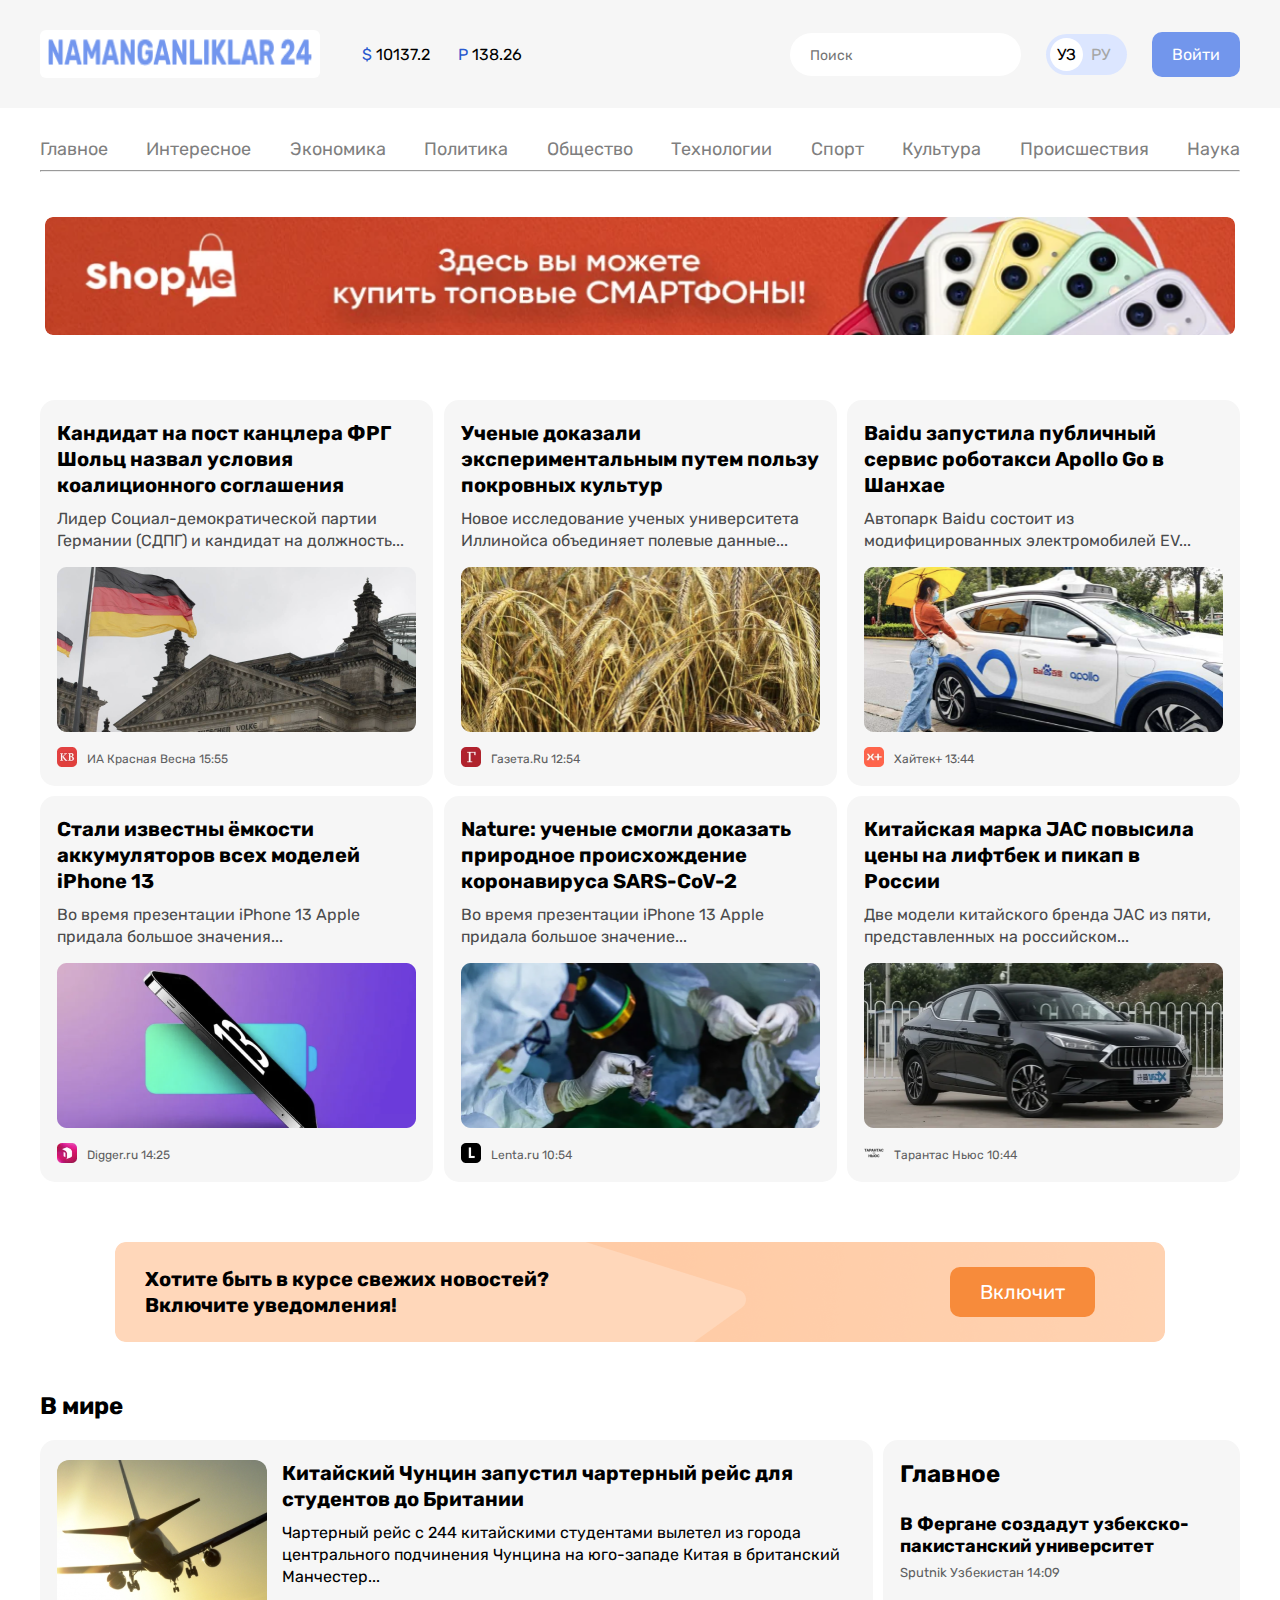
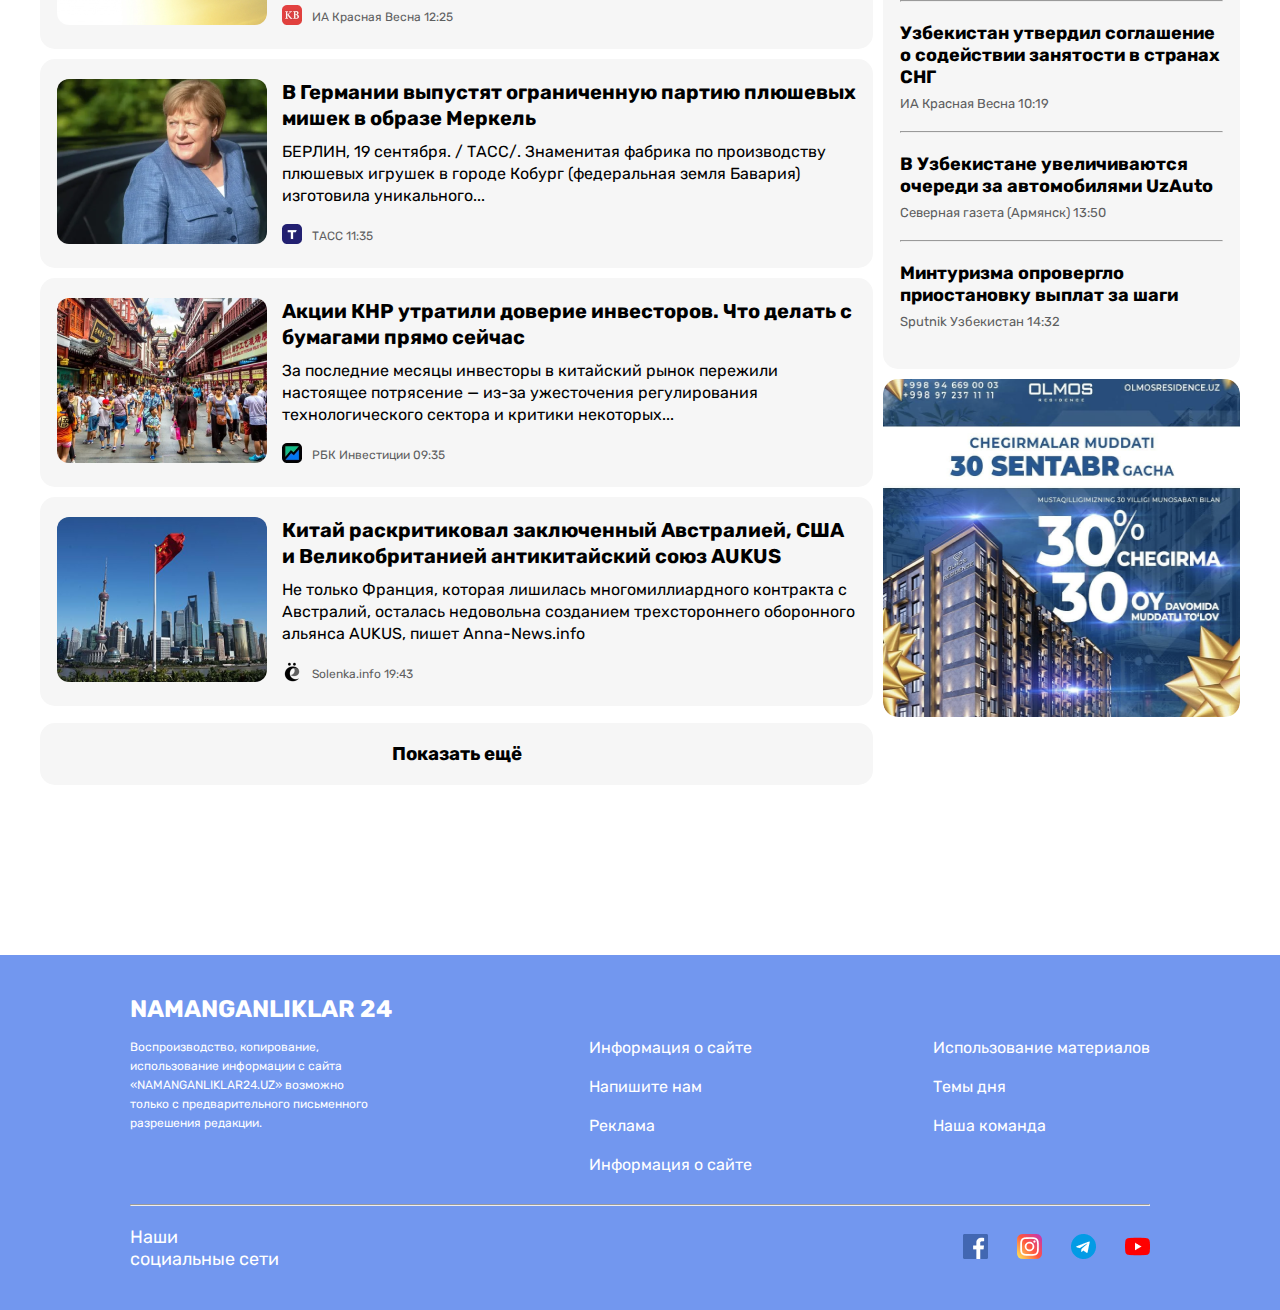
<file: index.html>
<!DOCTYPE html>
<html lang="uz">
<head>
    <meta charset="UTF-8">
    <meta http-equiv="X-UA-Compatible" content="IE=edge">
    <meta name="viewport" content="width=device-width, initial-scale=1.0">
    <title>Namanganliklar-24</title>
    <link rel="stylesheet" href="css/style.css">
</head>
<body>

<header>
    <div class="container">
        <div class="header-content">
            <div class="header-left">
                <div class="logo">
                    <img src="images/logo.png" alt="">
                </div>
                <div class="valyuta">
                    <ul>
                        <li><a href="#"><span>$</span> 10137.2</a></li>
                        <li><a href="#"><span>P</span> 138.26</a></li>
                    </ul>
                </div>
            </div>
            <div class="header-right">
                <div class="search">
                   <a href="#"> <i class="fas fa-search"></i></a>
                    <input type="text" placeholder="Поиск">
                </div>
                <div class="lang">
                    <div class="lang1">
                        <p>УЗ</p>
                    </div>
                    <div class="lang2">
                        <p>РУ</p>
                    </div>
                </div>
                <div>
                    <button class="btn">Войти</button>
                </div>
            </div>
        </div>
    </div>
</header>
<nav>
        <div class="container">
            <div class="nav-content">
                <ul>
                    <li><a href="index.html">Главное</a></li>
                    <li><a href="about.html">Интересное</a></li>
                    <li><a href="article.html">Экономика</a></li>
                    <li><a href="contact.html">Политика</a></li>
                    <li><a href="#">Общество</a></li>
                    <li><a href="#">Технологии</a></li>
                    <li><a href="#">Спорт</a></li>
                    <li><a href="#">Культура</a></li>
                    <li><a href="#">Происшествия</a></li>
                    <li><a href="#">Наука</a></li>
                </ul>
            </div>
            <hr>
        </div>
</nav>
<div class="main">
    <div class="container">
        <div class="main-img">
            <img src="images/main-img.png" alt="main-img">
        </div>
    </div>
</div>
<div class="cards">
    <div class="container">
        <div class="cards-content">
            <div class="card">
                <h3>Кандидат на пост канцлера ФРГ Шольц назвал условия коалиционного соглашения</h3>
                <p>Лидер Социал-демократической партии Германии (СДПГ) и кандидат на должность...</p>
                <div class="card-img">
                    <img src="images/card-img1.png" alt="">
                </div>
                <div class="card-footer">
                    <a href="#"><img src="images/KB.png" alt=""></a>
                    <a href="#"><p>ИА Красная Весна 15:55</p></a>
                </div>
            </div>
            <div class="card">
                <h3>Ученые доказали экспериментальным путем пользу покровных культур</h3>
                <p>Новое исследование ученых университета Иллинойса объединяет полевые данные... </p>
                <div class="card-img">
                    <img src="images/card-img2.png" alt="">
                </div>
                <div class="card-footer">
                    <a href="#"><img src="images/G.png" alt=""></a>
                    <a href="#"><p>Газета.Ru 12:54</p></a>
                </div>
            </div>
            <div class="card">
                <h3>Baidu запустила публичный сервис роботакси Apollo Go в Шанхае</h3>
                <p>Автопарк Baidu состоит из модифицированных электромобилей EV... </p>
                <div class="card-img">
                    <img src="images/card-img3.png" alt="">
                </div>
                <div class="card-footer">
                    <a href="#"><img src="images/X+.png" alt=""></a>
                    <a href="#"><p>Хайтек+ 13:44</p></a>
                </div>
            </div>
            <div class="card">
                <h3>Стали известны ёмкости аккумуляторов всех моделей iPhone 13</h3>
                <p>Во время презентации iPhone 13 Apple придала большое значения...</p>
                <div class="card-img">
                    <img src="images/card-img4.png" alt="">
                </div>
                <div class="card-footer">
                    <a href="#"><img src="images/D.png" alt=""></a>
                    <a href="#"><p>Digger.ru 14:25</p></a>
                </div>
            </div>
            <div class="card">
                <h3>Nature: ученые смогли доказать природное происхождение коронавируса SARS-CoV-2</h3>
                <p>Во время презентации iPhone 13 Apple придала большое значение...</p>
                <div class="card-img">
                    <img src="images/card-img5.png" alt="">
                </div>
                <div class="card-footer">
                    <a href="#"><img src="images/L.png" alt=""></a>
                    <a href="#"><p>Lenta.ru 10:54</p></a>
                </div>
            </div>
            <div class="card">
                <h3>Китайская марка JAC повысила цены на лифтбек и пикап в <br>России</h3>
                <p>Две модели китайского бренда JAC из пяти, представленных на российском...</p>
                <div class="card-img">
                    <img src="images/card-img6.png" alt="">
                </div>
                <div class="card-footer">
                    <a href="#"><img src="images/t.png" alt=""></a>
                    <a href="#"><p>Тарантас Ньюс 10:44</p></a>
                </div>
            </div>
        </div>
    </div>
</div>
<div class="container">
    <div class="notification">
        <div class="not-left">
            <h5>Хотите быть в курсе свежих новостей?  Включите уведомления!
            </h5>
        </div>
        <div class="not-right">
            <button>Включит</button>
        </div>
    </div>
</div>
<div class="blocks">
    <div class="container">
        <h2>В мире</h2>
        <div class="block">
            <div class="block-left">
                <div class="block-left-item">
                    <div class="block-left-item-img">
                        <img src="images/block-img1.png" alt="">
                    </div>
                    <div class="block-left-item-text">
                        <h6>Китайский Чунцин запустил чартерный рейс для студентов до Британии</h6>
                        <p>Чартерный рейс с 244 китайскими студентами вылетел из города центрального подчинения Чунцина на юго-западе Китая в британский Манчестер...</p>
                        <div class="card-footer">
                            <a href="#"><img src="images/KB.png" alt=""></a>
                            <a href="#"><p>ИА Красная Весна 12:25</p></a>
                        </div>
                    </div>
                </div>
                <div class="block-left-item">
                    <div class="block-left-item-img">
                        <img src="images/block-img2.png" alt="">
                    </div>
                    <div class="block-left-item-text">
                        <h6>В Германии выпустят ограниченную партию плюшевых мишек в образе Меркель</h6>
                        <p>БЕРЛИН, 19 сентября. / ТАСС/. Знаменитая фабрика по производству плюшевых игрушек в городе Кобург (федеральная земля Бавария) изготовила уникального...</p>
                        <div class="card-footer">
                            <a href="#"><img src="images/tass.png" alt=""></a>
                            <a href="#"><p>ТАСС 11:35</p></a>
                        </div>
                    </div>
                </div>
                <div class="block-left-item">
                    <div class="block-left-item-img">
                        <img src="images/block-img3.png" alt="">
                    </div>
                    <div class="block-left-item-text">
                        <h6>Акции КНР утратили доверие инвесторов. Что делать с бумагами прямо сейчас</h6>
                        <p>За последние месяцы инвесторы в китайский рынок пережили настоящее потрясение — из-за ужесточения регулирования технологического сектора и критики некоторых...</p>
                        <div class="card-footer">
                            <a href="#"><img src="images/rbk.png" alt=""></a>
                            <a href="#"><p>РБК Инвестиции 09:35</p></a>
                        </div>
                    </div>
                </div>
                <div class="block-left-item">
                    <div class="block-left-item-img">
                        <img src="images/block-img4.png" alt="">
                    </div>
                    <div class="block-left-item-text">
                        <h6>Китай раскритиковал заключенный Австралией, США и Великобританией антикитайский союз AUKUS</h6>
                        <p>Не только Франция, которая лишилась многомиллиардного контракта с Австралий, осталась недовольна созданием трехстороннего оборонного альянса AUKUS, пишет Anna-News.info</p>
                        <div class="card-footer">
                            <a href="#"><img src="images/yo.png" alt=""></a>
                            <a href="#"><p>Solenka.info 19:43</p></a>
                        </div>
                    </div>
                </div>
                <div class="block-left-item-look">
                    <h3>Показать ещё </h3>
                </div>
            </div>
            <div class="block-right">
                <div class="block-right-content">
                    <h3>Главное</h3>
                    <div class="block-right-item">
                        <h6>В Фергане создадут узбекско-пакистанский университет</h6>
                        <p>Sputnik Узбекистан 14:09</p>
                    </div>
                    <hr>
                    <div class="block-right-item">
                        <h6>Узбекистан утвердил соглашение о содействии занятости в странах СНГ</h6>
                        <p>ИА Красная Весна 10:19</p>
                    </div>
                    <hr>
                    <div class="block-right-item">
                        <h6>В Узбекистане увеличиваются очереди за автомобилями UzAuto</h6>
                        <p>Северная газета (Армянск) 13:50</p>
                    </div>
                    <hr>
                    <div class="block-right-item">
                        <h6>Минтуризма опровергло приостановку выплат за шаги</h6>
                        <p>Sputnik Узбекистан 14:32</p>
                    </div>
                </div>
                <div class="block-right-img">
                    <img src="images/olmos-chegirma.png" alt="">
                </div>
            </div>
        </div>
    </div>
</div>

<div class="bg-footer">
    <div class="container">
        <footer>
            <div class="footer-logo">
                <h2>NAMANGANLIKLAR 24</h2>
            </div>
            <div class="footer-top">
                <div class="footer-pi"><p>Воспроизводство, копирование, использование информации с сайта «NAMANGANLIKLAR24.UZ» возможно только с предварительного письменного разрешения редакции.
                </p></div>
                <div class="lists">
                    <div class="list">
                        <ul>
                            <li><a href="#">Информация о сайте</a></li>
                            <li><a href="#">Напишите нам</a></li>
                            <li><a href="#">Реклама</a></li>
                            <li><a href="#">Информация о сайте</a></li>
                        </ul>
                    </div>
                    <div class="list">
                        <ul>
                            <li><a href="#">Использование материалов</a></li>
                            <li><a href="#">Темы дня</a></li>
                            <li><a href="#">Наша команда
                            </a></li>
                        </ul>
                    </div>
                </div>
            </div>
            <hr>
            <div class="footer-bottom">
                <div class="footer-bottom-left">
                    <p>Наши <br> социальные сети</p>
                </div>
                <div class="footer-bottom-right">
                    <i><img src="images/free-icon-facebook-1384053 1.png" alt=""></i>
                    <i><img src="images/free-icon-instagram-2111463 1.png" alt=""></i>
                    <i><img src="images/free-icon-telegram-2111646 1.png" alt=""></i>
                    <i><img src="images/free-icon-youtube-1384060 1.png" alt=""></i>
                </div>
            </div>
        </footer>
    </div>
</div>

</body>
</html>
</file>
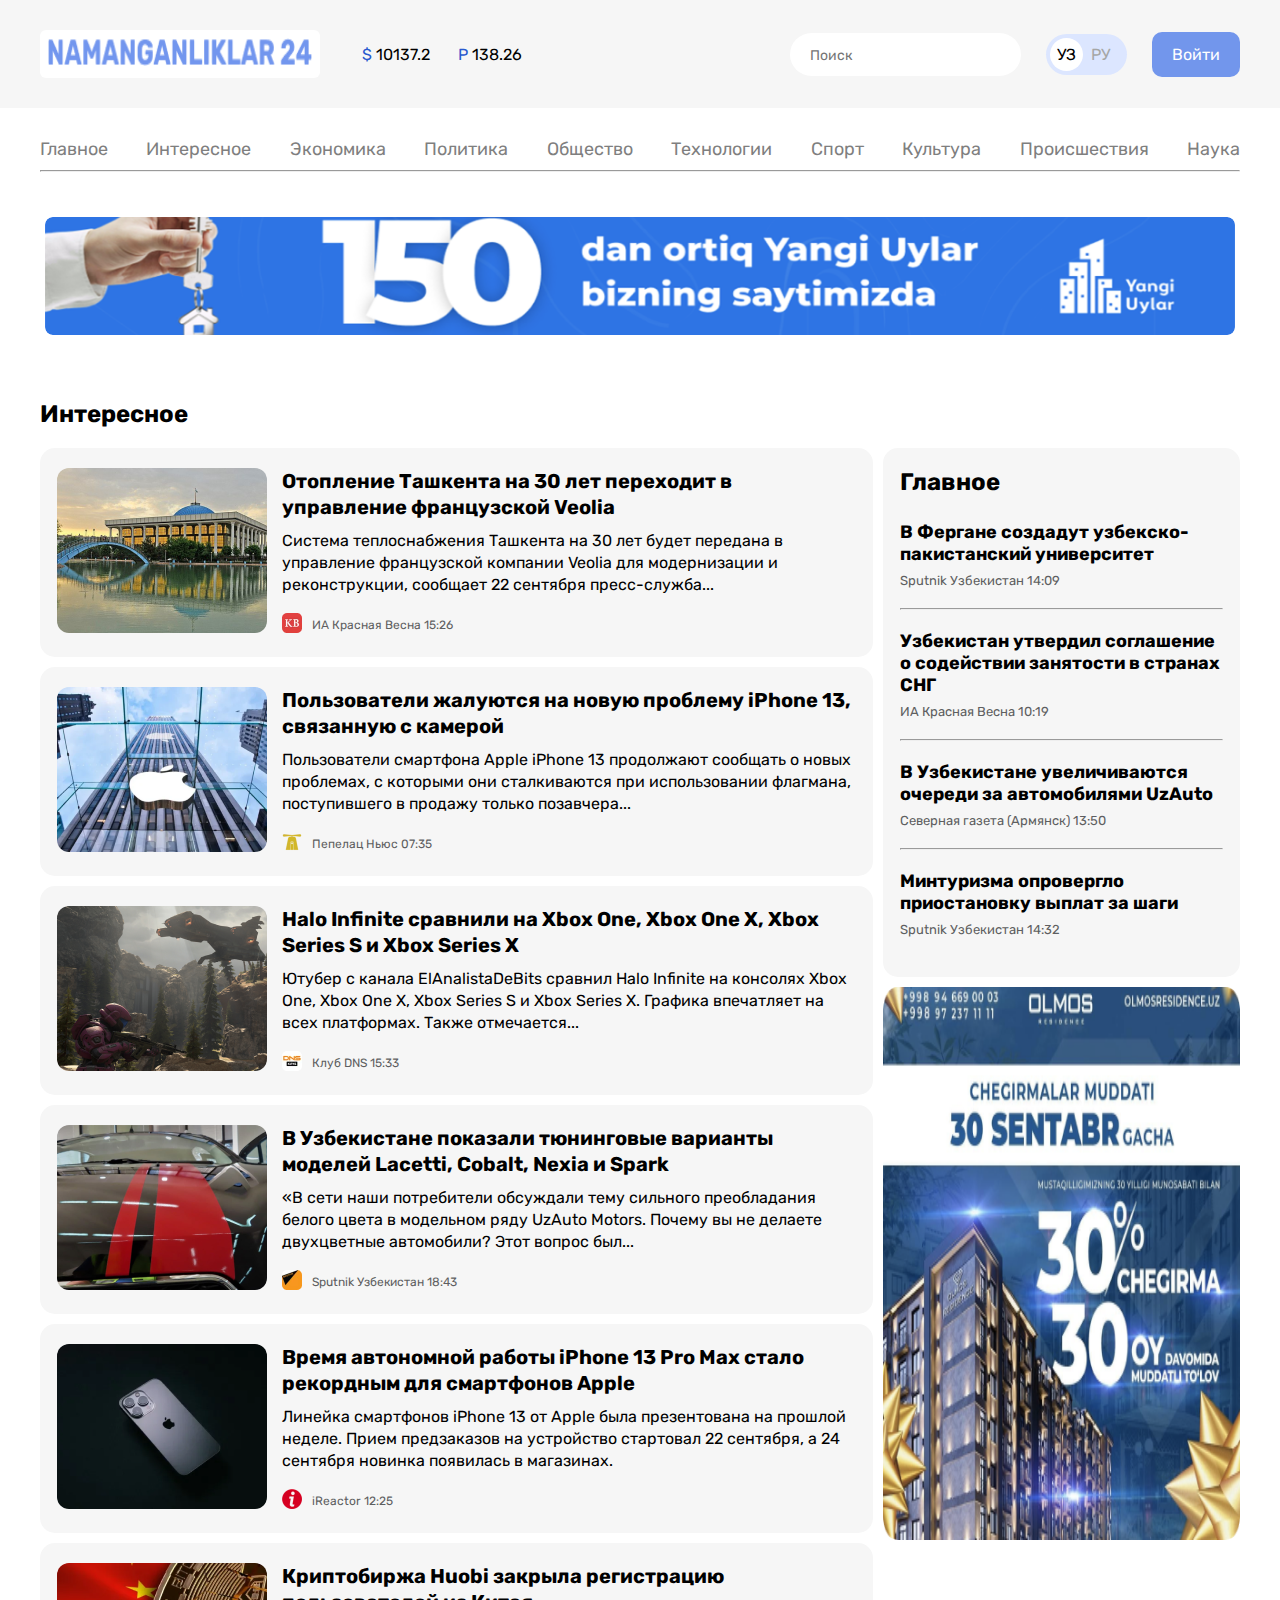
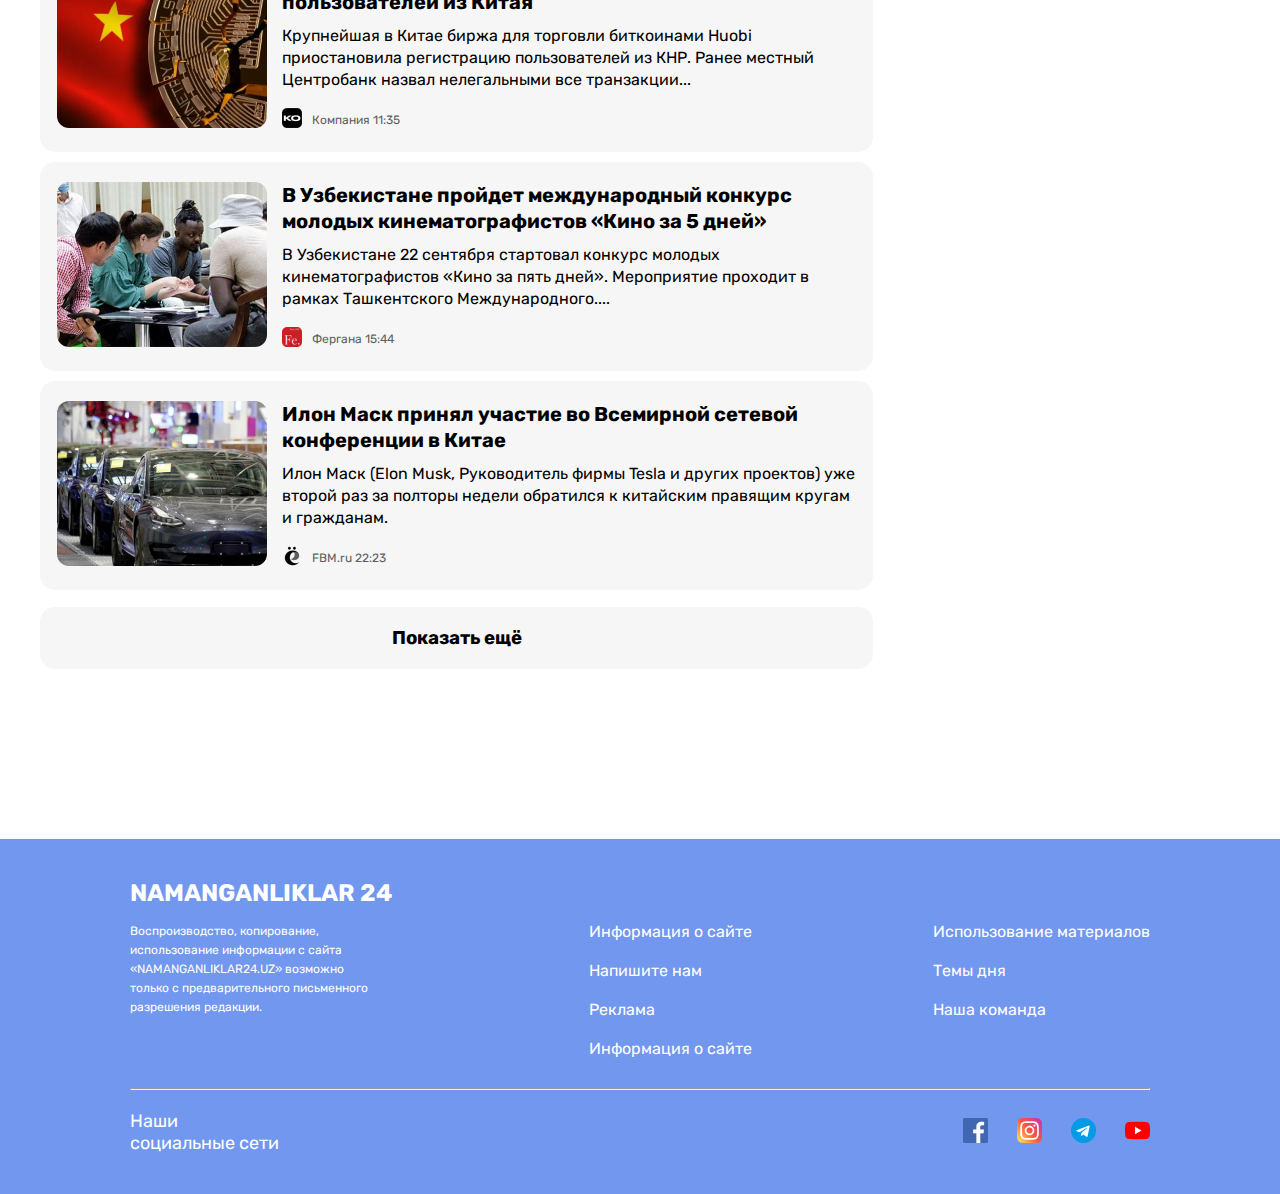
<file: about.html>
<!DOCTYPE html>
<html lang="en">
<head>
    <meta charset="UTF-8">
    <meta http-equiv="X-UA-Compatible" content="IE=edge">
    <meta name="viewport" content="width=device-width, initial-scale=1.0">
    <title>Document</title>
    <link rel="stylesheet" href="css/style.css">
</head>
<body>

<header>
    <div class="container">
        <div class="header-content">
            <div class="header-left">
                <div class="logo">
                    <img src="images/logo.png" alt="">
                </div>
                <div class="valyuta">
                    <ul>
                        <li><a href="#"><span>$</span> 10137.2</a></li>
                        <li><a href="#"><span>P</span> 138.26</a></li>
                    </ul>
                </div>
            </div>
            <div class="header-right">
                <div class="search">
                   <a href="#"> <i class="fas fa-search"></i></a>
                    <input type="text" placeholder="Поиск">
                </div>
                <div class="lang">
                    <div class="lang1">
                        <p>УЗ</p>
                    </div>
                    <div class="lang2">
                        <p>РУ</p>
                    </div>
                </div>
                <div>
                    <button class="btn">Войти</button>
                </div>
            </div>
        </div>
    </div>
</header>
<nav>
        <div class="container">
            <div class="nav-content">
                <ul>
                    <li><a href="index.html">Главное</a></li>
                    <li><a href="about.html">Интересное</a></li>
                    <li><a href="article.html">Экономика</a></li>
                    <li><a href="contact.html">Политика</a></li>
                    <li><a href="#">Общество</a></li>
                    <li><a href="#">Технологии</a></li>
                    <li><a href="#">Спорт</a></li>
                    <li><a href="#">Культура</a></li>
                    <li><a href="#">Происшествия</a></li>
                    <li><a href="#">Наука</a></li>
                </ul>
            </div>
            <hr>
        </div>
</nav>
<div class="main">
    <div class="container">
        <div class="main-img">
            <img src="images/about-main.png" alt="main-img">
        </div>
    </div>
</div>

<div class="blocks">
    <div class="container">
        <h2>Интересное</h2>
        <div class="block">
            <div class="block-left">
                <div class="block-left-item">
                    <div class="block-left-item-img">
                        <img src="images/about-1.png" alt="">
                    </div>
                    <div class="block-left-item-text">
                        <h6>Отопление Ташкента на 30 лет переходит в управление французской Veolia</h6>
                        <p>Система теплоснабжения Ташкента на 30 лет будет передана в управление французской компании Veolia для модернизации и реконструкции, сообщает 22 сентября пресс-служба...</p>
                        <div class="card-footer">
                            <a href="#"><img src="images/KB.png" alt=""></a>
                            <a href="#"><p>ИА Красная Весна 15:26</p></a>
                        </div>
                    </div>
                </div>
                <div class="block-left-item">
                    <div class="block-left-item-img">
                        <img src="images/about-2.png" alt="">
                    </div>
                    <div class="block-left-item-text">
                        <h6>Пользователи жалуются на новую проблему iPhone 13, связанную с камерой</h6>
                        <p>Пользователи смартфона Apple iPhone 13 продолжают сообщать о новых проблемах, с которыми они сталкиваются при использовании флагмана, поступившего в продажу только позавчера...</p>
                        <div class="card-footer">
                            <a href="#"><img src="images/pepelats.png" alt=""></a>
                            <a href="#"><p>Пепелац Ньюс 07:35</p></a>
                        </div>
                    </div>
                </div>
                <div class="block-left-item">
                    <div class="block-left-item-img">
                        <img src="images/about-3.png" alt="">
                    </div>
                    <div class="block-left-item-text">
                        <h6>Halo Infinite сравнили на Xbox One, Xbox One X, Xbox Series S и Xbox Series X</h6>
                        <p>Ютубер с канала ElAnalistaDeBits сравнил Halo Infinite на консолях Xbox One, Xbox One X, Xbox Series S и Xbox Series X. Графика впечатляет на всех платформах. Также отмечается...</p>
                        <div class="card-footer">
                            <a href="#"><img src="images/dns.png" alt=""></a>
                            <a href="#"><p>Клуб DNS 15:33</p></a>
                        </div>
                    </div>
                </div>
                <div class="block-left-item">
                    <div class="block-left-item-img">
                        <img src="images/about-4.png" alt="">
                    </div>
                    <div class="block-left-item-text">
                        <h6>В Узбекистане показали тюнинговые варианты моделей Lacetti, Cobalt, Nexia и Spark</h6>
                        <p>«В сети наши потребители обсуждали тему сильного преобладания белого цвета в модельном ряду UzAuto Motors. Почему вы не делаете двухцветные автомобили? Этот вопрос был...</p>
                        <div class="card-footer">
                            <a href="#"><img src="images/sputnic.png" alt=""></a>
                            <a href="#"><p>Sputnik Узбекистан 18:43</p></a>
                        </div>
                    </div>
                </div>
                <div class="block-left-item">
                    <div class="block-left-item-img">
                        <img src="images/about-5.png" alt="">
                    </div>
                    <div class="block-left-item-text">
                        <h6>Время автономной работы iPhone 13 Pro Max стало рекордным для смартфонов Apple</h6>
                        <p>Линейка смартфонов iPhone 13 от Apple была презентована на прошлой неделе. Прием предзаказов на устройство стартовал 22 сентября, а 24 сентября новинка появилась в магазинах.</p>
                        <div class="card-footer">
                            <a href="#"><img src="images/ireactor.png" alt=""></a>
                            <a href="#"><p>iReactor 12:25</p></a>
                        </div>
                    </div>
                </div>
                <div class="block-left-item">
                    <div class="block-left-item-img">
                        <img src="images/about-6.png" alt="">
                    </div>
                    <div class="block-left-item-text">
                        <h6>Криптобиржа Huobi закрыла регистрацию пользователей из Китая</h6>
                        <p>Крупнейшая в Китае биржа для торговли биткоинами Huobi приостановила регистрацию пользователей из КНР. Ранее местный Центробанк назвал нелегальными все транзакции...</p>
                        <div class="card-footer">
                            <a href="#"><img src="images/kompaniy.png" alt=""></a>
                            <a href="#"><p>Компания 11:35</p></a>
                        </div>
                    </div>
                </div>
                <div class="block-left-item">
                    <div class="block-left-item-img">
                        <img src="images/about-7.png" alt="">
                    </div>
                    <div class="block-left-item-text">
                        <h6>В Узбекистане пройдет международный конкурс молодых кинематографистов «Кино за 5 дней»</h6>
                        <p>В Узбекистане 22 сентября стартовал конкурс молодых кинематографистов «Кино за пять дней». Мероприятие проходит в рамках Ташкентского Международного....</p>
                        <div class="card-footer">
                            <a href="#"><img src="images/refg.png" alt=""></a>
                            <a href="#"><p>Фергана 15:44</p></a>
                        </div>
                    </div>
                </div>
                <div class="block-left-item">
                    <div class="block-left-item-img">
                        <img src="images/about-8.png" alt="">
                    </div>
                    <div class="block-left-item-text">
                        <h6>Илон Маск принял участие во Всемирной сетевой конференции в Китае</h6>
                        <p>Илон Маск (Elon Musk, Руководитель фирмы Tesla и других проектов) уже второй раз за полторы недели обратился к китайским правящим кругам и гражданам.</p>
                        <div class="card-footer">
                            <a href="#"><img src="images/yo.png" alt=""></a>
                            <a href="#"><p>FBM.ru 22:23</p></a>
                        </div>
                    </div>
                </div>
                <div class="block-left-item-look">
                    <h3>Показать ещё </h3>
                </div>
            </div>
            <div class="block-right">
                <div class="block-right-content">
                    <h3>Главное</h3>
                    <div class="block-right-item">
                        <h6>В Фергане создадут узбекско-пакистанский университет</h6>
                        <p>Sputnik Узбекистан 14:09</p>
                    </div>
                    <hr>
                    <div class="block-right-item">
                        <h6>Узбекистан утвердил соглашение о содействии занятости в странах СНГ</h6>
                        <p>ИА Красная Весна 10:19</p>
                    </div>
                    <hr>
                    <div class="block-right-item">
                        <h6>В Узбекистане увеличиваются очереди за автомобилями UzAuto</h6>
                        <p>Северная газета (Армянск) 13:50</p>
                    </div>
                    <hr>
                    <div class="block-right-item">
                        <h6>Минтуризма опровергло приостановку выплат за шаги</h6>
                        <p>Sputnik Узбекистан 14:32</p>
                    </div>
                </div>
                <div class="block-right-img about-block-right-img">
                    <img src="images/olmos-chegirma.png" alt="">
                </div>
            </div>
        </div>
    </div>
</div>

<div class="bg-footer">
    <div class="container">
        <footer>
            <div class="footer-logo">
                <h2>NAMANGANLIKLAR 24</h2>
            </div>
            <div class="footer-top">
                <div class="footer-pi"><p>Воспроизводство, копирование, использование информации с сайта «NAMANGANLIKLAR24.UZ» возможно только с предварительного письменного разрешения редакции.
                </p></div>
                <div class="lists">
                    <div class="list">
                        <ul>
                            <li><a href="#">Информация о сайте</a></li>
                            <li><a href="#">Напишите нам</a></li>
                            <li><a href="#">Реклама</a></li>
                            <li><a href="#">Информация о сайте</a></li>
                        </ul>
                    </div>
                    <div class="list">
                        <ul>
                            <li><a href="#">Использование материалов</a></li>
                            <li><a href="#">Темы дня</a></li>
                            <li><a href="#">Наша команда
                            </a></li>
                        </ul>
                    </div>
                </div>
            </div>
            <hr>
            <div class="footer-bottom">
                <div class="footer-bottom-left">
                    <p>Наши <br> социальные сети</p>
                </div>
                <div class="footer-bottom-right">
                    <i><img src="images/free-icon-facebook-1384053 1.png" alt=""></i>
                    <i><img src="images/free-icon-instagram-2111463 1.png" alt=""></i>
                    <i><img src="images/free-icon-telegram-2111646 1.png" alt=""></i>
                    <i><img src="images/free-icon-youtube-1384060 1.png" alt=""></i>
                </div>
            </div>
        </footer>
    </div>
</div>





</body>
</html>
</file>
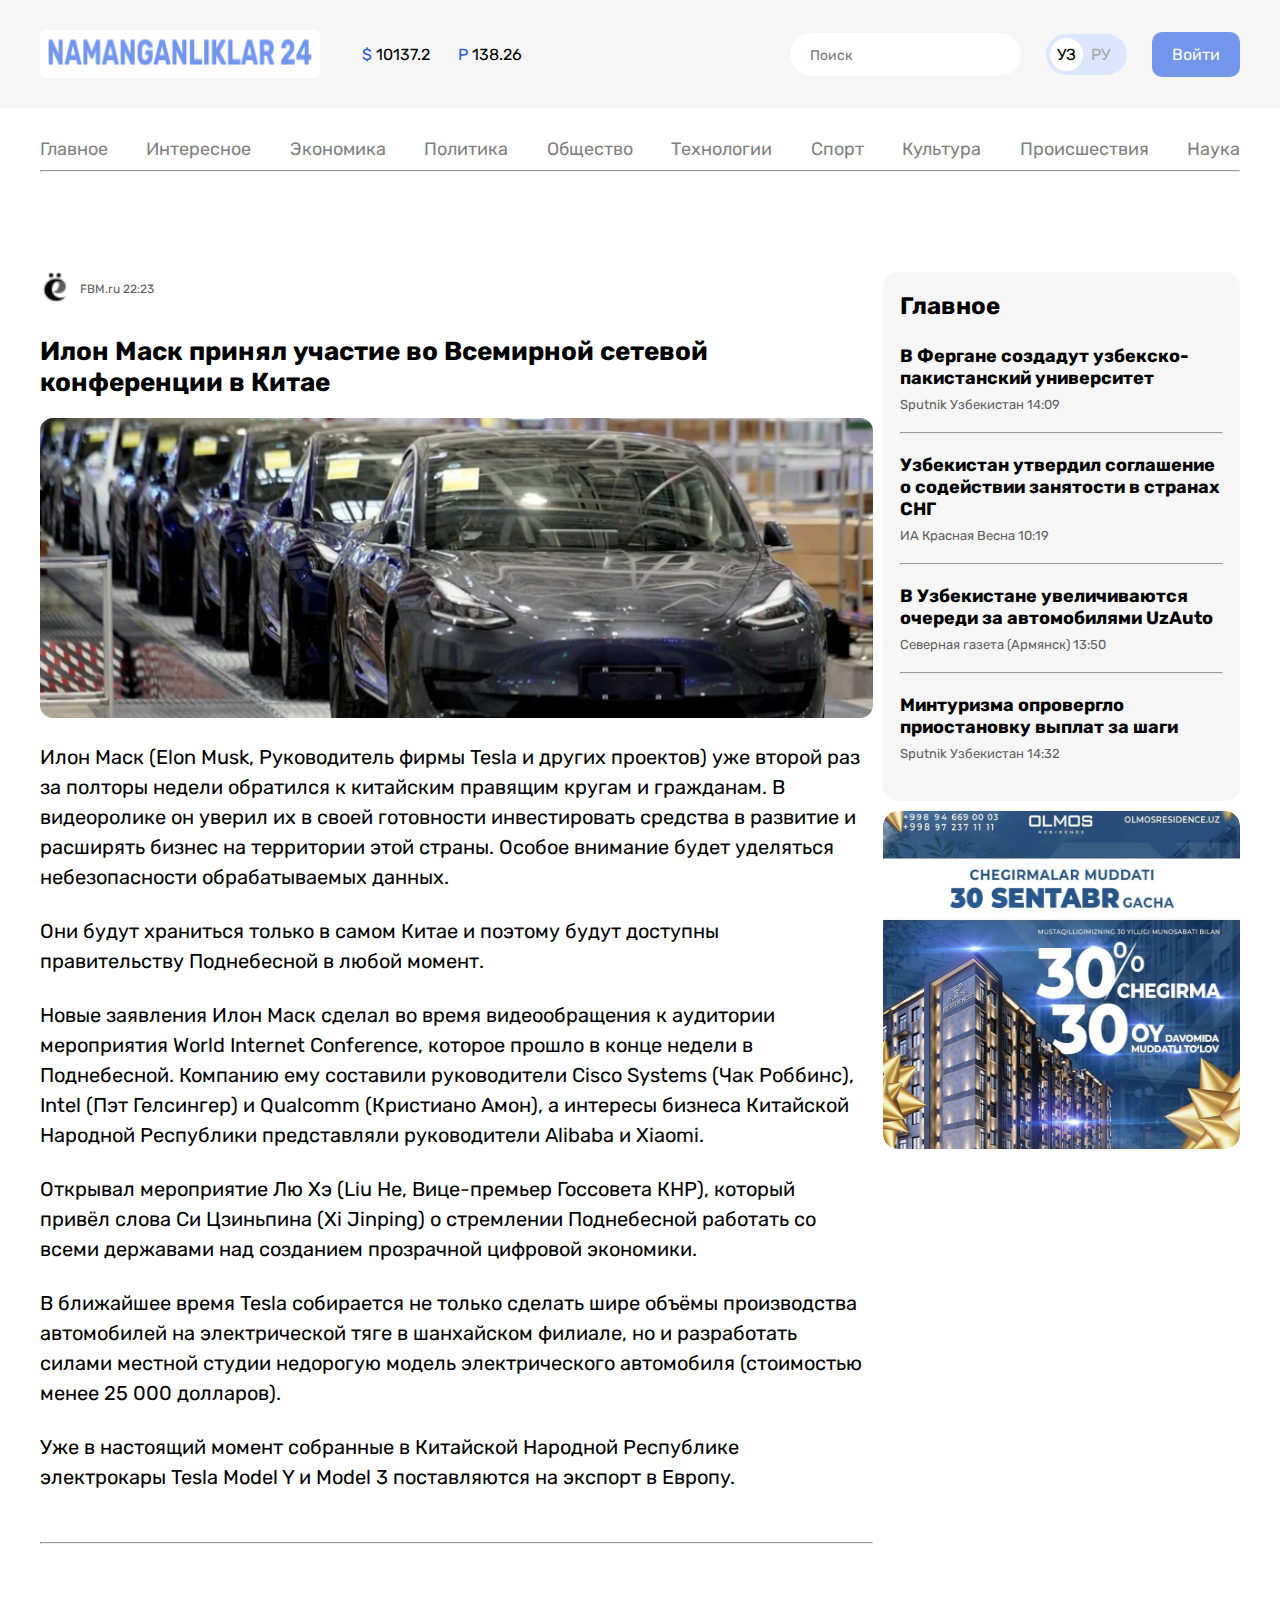
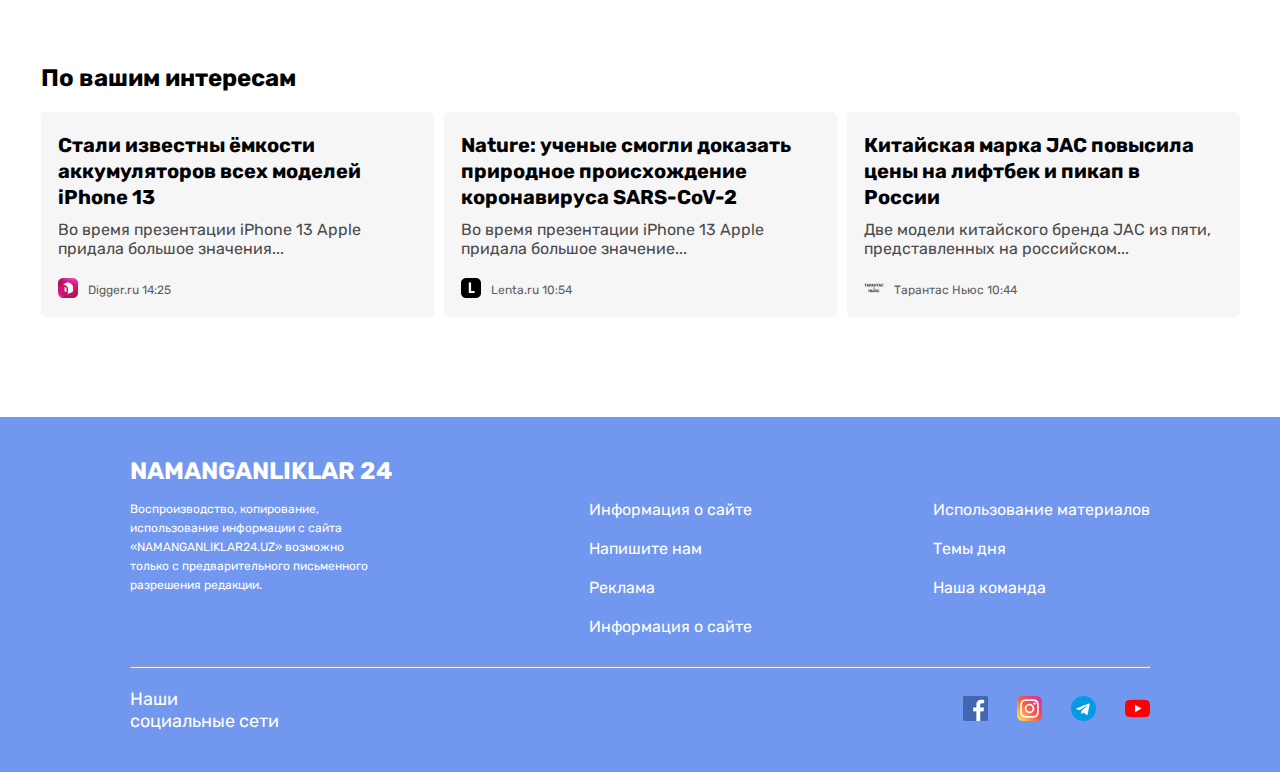
<file: article.html>
<!DOCTYPE html>
<html lang="en">
<head>
    <meta charset="UTF-8">
    <meta http-equiv="X-UA-Compatible" content="IE=edge">
    <meta name="viewport" content="width=device-width, initial-scale=1.0">
    <title>Document</title>
    <link rel="stylesheet" href="css/style.css">
</head>
<body>



<header>
    <div class="container">
        <div class="header-content">
            <div class="header-left">
                <div class="logo">
                    <img src="images/logo.png" alt="">
                </div>
                <div class="valyuta">
                    <ul>
                        <li><a href="#"><span>$</span> 10137.2</a></li>
                        <li><a href="#"><span>P</span> 138.26</a></li>
                    </ul>
                </div>
            </div>
            <div class="header-right">
                <div class="search">
                   <a href="#"> <i class="fas fa-search"></i></a>
                    <input type="text" placeholder="Поиск">
                </div>
                <div class="lang">
                    <div class="lang1">
                        <p>УЗ</p>
                    </div>
                    <div class="lang2">
                        <p>РУ</p>
                    </div>
                </div>
                <div>
                    <button class="btn">Войти</button>
                </div>
            </div>
        </div>
    </div>
</header>

<nav>
        <div class="container">
            <div class="nav-content">
                <ul>
                    <li><a href="index.html">Главное</a></li>
                    <li><a href="about.html">Интересное</a></li>
                    <li><a href="article.html">Экономика</a></li>
                    <li><a href="contact.html">Политика</a></li>
                    <li><a href="modal.html">Общество</a></li>
                    <li><a href="#">Технологии</a></li>
                    <li><a href="#">Спорт</a></li>
                    <li><a href="#">Культура</a></li>
                    <li><a href="#">Происшествия</a></li>
                    <li><a href="#">Наука</a></li>
                </ul>
            </div>
            <hr>
        </div>
</nav>

<div class="blocks">
    <div class="container">
        <div class="block">
            <div class="block-left">
                <div class="article-left-icon">
                    <div class="card-footer">
                        <a href="#"><img src="images/yo.png" alt=""></a>
                        <a href="#"><p>FBM.ru 22:23</p></a>
                    </div>
                </div>
                <div class="article-left-header">
                    <h1>Илон Маск принял участие во Всемирной сетевой конференции в Китае</h1>
                </div>
                <div class="article-left-img">
                    <img src="images/article-left-img.png" alt="">
                </div>
                <div class="article-left-pi">
                    <p>Илон Маск (Elon Musk, Руководитель фирмы Tesla и других проектов) уже второй раз за полторы недели обратился к китайским правящим кругам и гражданам. В видеоролике он уверил их в своей готовности инвестировать средства в развитие и расширять бизнес на территории этой страны. Особое внимание будет уделяться небезопасности обрабатываемых данных. </p>
                </div>
                <div class="article-left-pi">
                    <p>Они будут храниться только в самом Китае и поэтому будут доступны правительству Поднебесной в любой момент.</p>
                </div>
                <div class="article-left-pi">
                    <p>Новые заявления Илон Маск сделал во время видеообращения к аудитории мероприятия World Internet Conference, которое прошло в конце недели в Поднебесной. Компанию ему составили руководители Cisco Systems (Чак Роббинс), Intel (Пэт Гелсингер) и Qualcomm (Кристиано Амон), а интересы бизнеса Китайской Народной Республики представляли руководители Alibaba и Xiaomi. </p>
                </div>
                <div class="article-left-pi">
                    <p>Открывал мероприятие Лю Хэ (Liu He, Вице-премьер Госсовета КНР), который привёл слова Си Цзиньпина (Xi Jinping) о стремлении Поднебесной работать со всеми державами над созданием прозрачной цифровой экономики.</p>
                </div>
                <div class="article-left-pi">
                    <p>В ближайшее время Tesla собирается не только сделать шире объёмы производства автомобилей на электрической тяге в шанхайском филиале, но и разработать силами местной студии недорогую модель электрического автомобиля (стоимостью менее 25 000 долларов).</p>
                </div>
                <div class="article-left-pi">
                    <p> Уже в настоящий момент собранные в Китайской Народной Республике электрокары Tesla Model Y и Model 3 поставляются на экспорт в Европу.</p>
                </div>
                <hr class="article-left-hr">
            </div>

            <div class="block-right">
                <div class="block-right-content">
                    <h3>Главное</h3>
                    <div class="block-right-item">
                        <h6>В Фергане создадут узбекско-пакистанский университет</h6>
                        <p>Sputnik Узбекистан 14:09</p>
                    </div>
                    <hr>
                    <div class="block-right-item">
                        <h6>Узбекистан утвердил соглашение о содействии занятости в странах СНГ</h6>
                        <p>ИА Красная Весна 10:19</p>
                    </div>
                    <hr>
                    <div class="block-right-item">
                        <h6>В Узбекистане увеличиваются очереди за автомобилями UzAuto</h6>
                        <p>Северная газета (Армянск) 13:50</p>
                    </div>
                    <hr>
                    <div class="block-right-item">
                        <h6>Минтуризма опровергло приостановку выплат за шаги</h6>
                        <p>Sputnik Узбекистан 14:32</p>
                    </div>
                </div>
                <div class="block-right-img">
                    <img src="images/olmos-chegirma.png" alt="">
                </div>
            </div>
        </div>
    </div>
</div>

    <div class="container">
        <div class="article-card-name">
            <h2>По вашим интересам</h2>
        </div>
        <div class="article-cards">
            <div class="article-card">
                <h3>Стали известны ёмкости аккумуляторов всех моделей iPhone 13</h3>
                <p>Во время презентации iPhone 13 Apple придала большое значения...</p>
                <div class="card-footer">
                    <a href="#"><img src="images/D.png" alt=""></a>
                    <a href="#"><p>Digger.ru 14:25</p></a>
                </div>
            </div>
            <div class="article-card">
                <h3>Nature: ученые смогли доказать природное происхождение коронавируса SARS-CoV-2</h3>
                <p>Во время презентации iPhone 13 Apple придала большое значение...</p>
                <div class="card-footer">
                    <a href="#"><img src="images/L.png" alt=""></a>
                    <a href="#"><p>Lenta.ru 10:54</p></a>
                </div>
            </div>
            <div class="article-card">
                <h3>Китайская марка JAC повысила цены на лифтбек и пикап в России</h3>
                <p>Две модели китайского бренда JAC из пяти, представленных на российском...</p>
                <div class="card-footer">
                    <a href="#"><img src="images/t.png" alt=""></a>
                    <a href="#"><p>Тарантас Ньюс 10:44</p></a>
                </div>
            </div>
        </div>
    </div>

<div class="bg-footer">
    <div class="container">
        <footer>
            <div class="footer-logo">
                <h2>NAMANGANLIKLAR 24</h2>
            </div>
            <div class="footer-top">
                <div class="footer-pi"><p>Воспроизводство, копирование, использование информации с сайта «NAMANGANLIKLAR24.UZ» возможно только с предварительного письменного разрешения редакции.
                </p></div>
                <div class="lists">
                    <div class="list">
                        <ul>
                            <li><a href="#">Информация о сайте</a></li>
                            <li><a href="#">Напишите нам</a></li>
                            <li><a href="#">Реклама</a></li>
                            <li><a href="#">Информация о сайте</a></li>
                        </ul>
                    </div>
                    <div class="list">
                        <ul>
                            <li><a href="#">Использование материалов</a></li>
                            <li><a href="#">Темы дня</a></li>
                            <li><a href="#">Наша команда
                            </a></li>
                        </ul>
                    </div>
                </div>
            </div>
            <hr>
            <div class="footer-bottom">
                <div class="footer-bottom-left">
                    <p>Наши <br> социальные сети</p>
                </div>
                <div class="footer-bottom-right">
                    <i><img src="images/free-icon-facebook-1384053 1.png" alt=""></i>
                    <i><img src="images/free-icon-instagram-2111463 1.png" alt=""></i>
                    <i><img src="images/free-icon-telegram-2111646 1.png" alt=""></i>
                    <i><img src="images/free-icon-youtube-1384060 1.png" alt=""></i>
                </div>
            </div>
        </footer>
    </div>
</div>

</body>
</html>
</file>
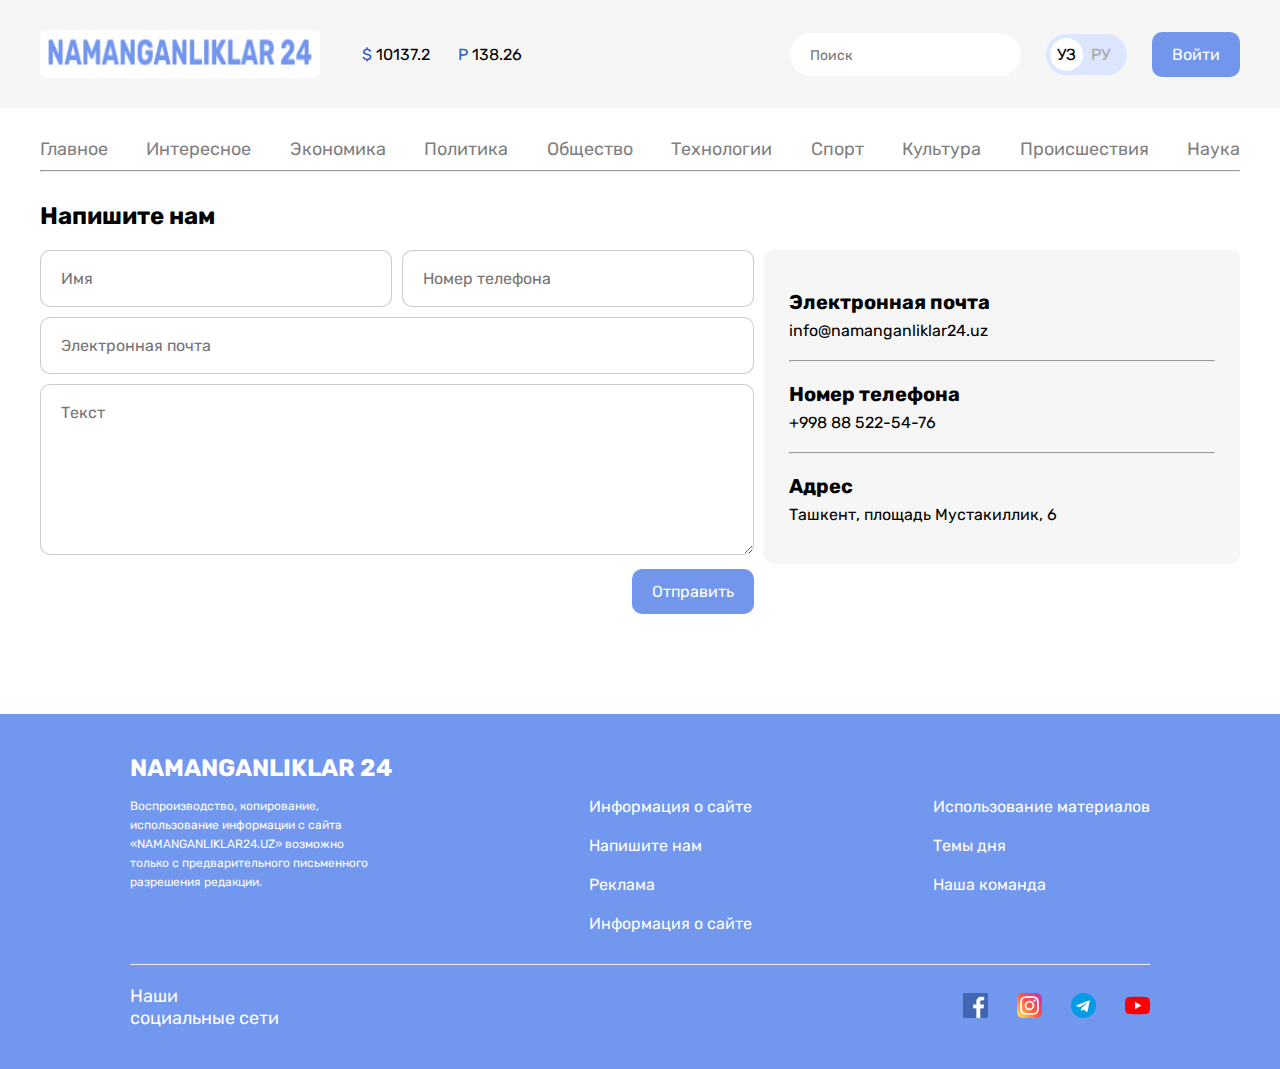
<file: contact.html>
<!DOCTYPE html>
<html lang="en">
<head>
    <meta charset="UTF-8">
    <meta http-equiv="X-UA-Compatible" content="IE=edge">
    <meta name="viewport" content="width=device-width, initial-scale=1.0">
    <title>Document</title>
    <link rel="stylesheet" href="css/style.css">
</head>
<body>

<div>
    <header>
    <div class="container">
        <div class="header-content">
            <div class="header-left">
                <div class="logo">
                    <img src="images/logo.png" alt="">
                </div>
                <div class="valyuta">
                    <ul>
                        <li><a href="#"><span>$</span> 10137.2</a></li>
                        <li><a href="#"><span>P</span> 138.26</a></li>
                    </ul>
                </div>
            </div>
            <div class="header-right">
                <div class="search">
                   <a href="#"> <i class="fas fa-search"></i></a>
                    <input type="text" placeholder="Поиск">
                </div>
                <div class="lang">
                    <div class="lang1">
                        <p>УЗ</p>
                    </div>
                    <div class="lang2">
                        <p>РУ</p>
                    </div>
                </div>
                <div>
                    <button class="btn">Войти</button>
                </div>
            </div>
        </div>
    </div>
    </header>
    <nav>
        <div class="container">
            <div class="nav-content">
                <ul>
                    <li><a href="index.html">Главное</a></li>
                    <li><a href="about.html">Интересное</a></li>
                    <li><a href="article.html">Экономика</a></li>
                    <li><a href="contact.html">Политика</a></li>
                    <li><a href="#">Общество</a></li>
                    <li><a href="#">Технологии</a></li>
                    <li><a href="#">Спорт</a></li>
                    <li><a href="#">Культура</a></li>
                    <li><a href="#">Происшествия</a></li>
                    <li><a href="#">Наука</a></li>
                </ul>
            </div>
            <hr>
        </div>
    </nav>
</div>

<div class="flex-grow">
    <div class="container">
    <div class="forms">
        <h3>Напишите нам</h3>
        <div class="form">
            <div class="form-left">
                <div class="form-left-half">
                    <input type="text" placeholder="Имя">
                    <input type="text" placeholder="Номер телефона">
                </div>
                <input type="text" placeholder="Электронная почта">
                <textarea name="" id="" rows="7" placeholder="Текст"></textarea>
                <div class="contact-btn">
                    <button class="btn">Отправить</button>
                </div>
            </div>
            <div class="form-right">
                <div class="form-right-content">
                    <div class="form-right-item">
                        <h5>Электронная почта</h5>
                        <p>info@namanganliklar24.uz</p>
                    </div>
                    <hr>
                    <div class="form-right-item">
                        <h5>Номер телефона</h5>
                        <p>+998 88 522-54-76</p>
                    </div>
                    <hr>
                    <div class="form-right-item">
                        <h5>Адрес</h5>
                        <p>Ташкент, площадь Мустакиллик, 6 </p>
                    </div>
                </div>
            </div>
        </div>
    </div>
    </div>
</div>

<div>
    <div class="bg-footer">
    <div class="container">
        <footer>
            <div class="footer-logo">
                <h2>NAMANGANLIKLAR 24</h2>
            </div>
            <div class="footer-top">
                <div class="footer-pi"><p>Воспроизводство, копирование, использование информации с сайта «NAMANGANLIKLAR24.UZ» возможно только с предварительного письменного разрешения редакции.
                </p></div>
                <div class="lists">
                    <div class="list">
                        <ul>
                            <li><a href="#">Информация о сайте</a></li>
                            <li><a href="#">Напишите нам</a></li>
                            <li><a href="#">Реклама</a></li>
                            <li><a href="#">Информация о сайте</a></li>
                        </ul>
                    </div>
                    <div class="list">
                        <ul>
                            <li><a href="#">Использование материалов</a></li>
                            <li><a href="#">Темы дня</a></li>
                            <li><a href="#">Наша команда
                            </a></li>
                        </ul>
                    </div>
                </div>
            </div>
            <hr>
            <div class="footer-bottom">
                <div class="footer-bottom-left">
                    <p>Наши <br> социальные сети</p>
                </div>
                <div class="footer-bottom-right">
                    <i><img src="images/free-icon-facebook-1384053 1.png" alt=""></i>
                    <i><img src="images/free-icon-instagram-2111463 1.png" alt=""></i>
                    <i><img src="images/free-icon-telegram-2111646 1.png" alt=""></i>
                    <i><img src="images/free-icon-youtube-1384060 1.png" alt=""></i>
                </div>
            </div>
        </footer>
    </div>
    </div>
</div>





</body>
</html>
</file>
<file: css/style.css>
@import url('https://fonts.googleapis.com/css2?family=Rubik:wght@500;600;700&display=swap');
*{
    margin: 0;
    padding: 0;
    font-family: 'Rubik', sans-serif;
}
html{
    height: 100%;
}
body{
    height: 100%;
    display: flex;
    flex-direction: column;
}
.flex-grow{
    flex-grow: 1;
}
a{
    text-decoration: none;
    color: #000;
}
ul li{
    list-style-type: none;
}
.container{
    max-width: 1200px;
    margin: 0 auto;
    padding: 0 10px;
}
header{
    background-color: #F6F6F6;
}
.header-content{
    padding: 30px 0;
    display: flex;
    justify-content: space-between;
    align-items: center;
    flex-wrap: wrap;
}
.header-left{
    display: flex;
    align-items: center;
    flex-wrap: wrap;
    gap: 30px;
}
.logo{
    background-color: #fff;
    padding: 8px;
    border-radius: 6px;
}
.logo img{
    width: 264px;
    height: 28px;
}
.valyuta ul li{
    display: inline-block;
    margin: 12px;
}
.valyuta ul li a span{
    color: #2959CE;
}
.header-right{
    display: flex;
    align-items: center;
    flex-wrap: wrap;
}
.search{
    background-color: #fff;
    padding: 12px 15px;
    border-radius: 40px;
}
.search a i{
    color: #8D8D8D;
}
.search input{
    border: none;
    outline: none;
    margin-left: 5px;
    font-size: 14px;
}
.lang{
    display: flex;
    align-items: center;
    background-color: #DCE6FF;
    padding: 4px;
    border-radius: 39px;
    gap: 8px;
    margin: 0 25px;
}
.lang1{
    background-color: #fff;
    color: #000;
    padding: 7px;
    border-radius: 50%;
}
.lang2{
    color: #A6A6A6;
    margin-right: 13px;
}
.btn{
    background-color: #7296EC;
    color: #fff;
    border-radius: 10px;
    padding: 13px 20px;
    font-size: 16px;
    border: none;
    transition: .7s;
}
.btn:hover{
    background-color: #034dfa;
    cursor: pointer;
}

nav{
    margin: 30px 0;
}
.nav-content ul{
    display: flex;
    justify-content: space-between;
    flex-wrap: wrap;
    margin-bottom: 10px;
    gap: 10px;
}
.nav-content ul li{
    display: inline-block;
}
.nav-content ul li a{
    color: #7F7F7F;
    font-size: 18px;
    transition: 0.5s;
}
.nav-content ul li a:hover{
    color: #000;
    cursor: pointer;
}

.main{
    margin: 10px 0;
}
.main-img{
    width: 100%;
    height: 128px;
    border: 5px solid transparent;
    border-radius: 15px;
    box-sizing: border-box;
}
.main-img img{
    width: 100%;
    height: 100%;
    border-radius: 8px;
}
.cards{
    margin: 50px 0;
}
.cards-content{
    display: flex;
    justify-content: space-between;
    flex-wrap: wrap;
}
.card{
    width: 393px;
    background-color: #F6F6F6;
    padding: 15px 17px;
    box-sizing: border-box;
    margin-bottom: 10px;
    border-radius: 15px;
}

.card h3{
    margin-top: 5px;
    font-size: 20px;
    line-height: 26px;
}
.card > p{
    color: #4A4B4C;
    font-size: 16px;
    line-height: 22px;
    margin-top: 10px;
}
.card-img{
    margin: 15px 0;
    width: 100%;
    height: 165px;
}
.card-img img{
    width: 100%;
    height: 100%;
}
.card-footer{
    display: flex;
    align-items: center;
    gap: 10px;
}
.card-footer a img{
    width: 20px;
    height: 20px;
}
.card-footer a p{
    color: #5E5F61;
    font-size: 12px;
}
.notification{
    width: 1050px;
    height: 100px;
    margin: 0 auto;
    background-image: url(../images/notification-img.png);
    background-repeat: no-repeat;
    display: flex;
    justify-content: space-between;
    align-items: center;
    border-radius: 11px;
}
.not-left{
    width: 40%;
    padding-left: 30px;
}
.not-left h5{
    font-size: 20px;
    line-height: 26px;
}
.not-right{
    margin-right: 70px;
}
.not-right button{
    background-color: #F78B3B;
    color: #fff;
    font-size: 20px;
    padding: 13px 30px;
    border-radius: 10px;
    border: none;
}

.blocks{
    margin: 50px 0;
}
.blocks > h2{
    font-size: 24px;
    font-weight: medium;
}
.block{
    margin: 20px 0;
    display: flex;
    justify-content: space-between;
    gap: 10px;
}
.block-left{
    width: 70%;
}
.block-left-item{
    background-color: #F6F6F6;
    margin-bottom: 10px;
    padding: 20px 17px;
    border-radius: 15px;
    display: flex;
    gap: 15px;
}

.block-left-item-img img{
    width: 210px;
    height: 165px;
    object-fit: cover;
    border-radius: 12px;
}
.block-left-item-text h6{
    font-size: 20px;
    line-height: 26px;
    font-weight: medium;
    margin-bottom: 10px;
}
.block-left-item-text > p{
    font-size: 16px;
    line-height: 22px;
    margin-bottom: 17px;
}
.block-left-item-look{
    cursor: pointer;
    background-color: #F6F6F6;
    padding: 20px 17px;
    border-radius: 15px;
    margin-top: 17px;
    text-align: center;
}

.block-right{
    width: 30%;
}

.block-right-content{
    background-color: #F6F6F6;
    border-radius: 15px;
    padding: 20px 17px;
    margin-bottom: 10px;
}


.block-right-content h3{
    font-size: 24px;
    padding-bottom: 5px;
}

.block-right-item{
    margin: 20px 0;
}

.block-right-item h6{
    font-size: 18px;
    margin-bottom: 8px;
}

.block-right-item p{
    font-size: 13px;
    color: #5E5F61;
}    

.block-right-img{
    width: 100%;
    height: 338px;
}

.block-right-img img{
    width: 100%;
    height: 100%;
    border-radius: 15px;
}

.bg-footer{
    background-color: #7297EF;
    padding: 40px 0;
    margin-top: 100px;
}
.footer-logo h2{
    font-size: 24px;
    font-weight: bold;
    padding-bottom: 15px;
}
footer{
    padding: 0 90px;
    color: #fff;
}
.footer-top{
    display: flex;
    justify-content: space-between;
    margin-bottom: 10px;
}
.footer-pi{
    width: 25%;
}
.footer-pi p{
    font-size: 12px;
    line-height: 19px;
}
.lists{
    width: 55%;
    display: flex;
    justify-content: space-between;
}
.list ul li {
    margin-bottom: 20px;
}
.list ul li a{
    color: #fff;
    transition: all 1s;
}
.list ul li a:hover{
    color: #222;
    cursor: pointer;
}
.footer-bottom{
    margin-top: 20px;
    display: flex;
    justify-content: space-between;
    align-items: center;
}
.footer-bottom-left p{
    font-size: 18px;
}
.footer-bottom-right i img{
    width: 25px;
    height: 25px;
    margin-left: 25px;
}
.about-block-right-img img{
    height: 553px;
}
.article-left-icon{
    margin-bottom: 30px;
}
.article-left-icon .card-footer a img{
    width: 30px;
    height: 30px;
}
.article-left-header h1{
    font-size: 26px;
    margin-bottom: 20px;
}
.article-left-img{
    width: 100%;
    height: 300px;
}
.article-left-img img{
    width: 100%;
    height: 300px;
    object-fit: cover;
    border-radius: 13px;
}
.article-left-pi{
    margin: 24px 0;
}
.article-left-pi p{
    font-size: 20px;
    line-height: 30px;
    padding-right: 10px;
}
.article-left-hr{
    margin: 50px 0;
}
.article-card-name h2{
    font-size: 24px;
    margin-bottom: 20px;
}
.article-cards{
    display: flex;
    justify-content: space-between;
    flex-wrap: wrap;
    gap: 10px;
}
.article-card{
    background-color: #F6F6F6;
    padding: 20px 17px 15px 17px;
    border-radius: 5px;
    width: 393px;
    box-sizing: border-box;
}

.article-card h3{
    font-size: 20px;
    line-height: 26px;
    margin-bottom: 10px;
    margin-right: 15px;
}
.article-card >p{
    color: #4A4B4C;
    margin-bottom: 20px;
}
.forms h3{
    font-size: 24px;
    margin-bottom: 20px;
}
.form{
    display: flex;
    justify-content: space-between;
    gap: 10px;
}
.form-left{
    width: 60%;
}
.form-left input, .form-left textarea {
    width: 100%;
    padding: 18px 20px;
    font-size: 16px;
    outline: none;
    border: 1px solid rgba(0, 0, 0, 0.2);
    border-radius: 10px;
    box-sizing: border-box;
    margin-bottom: 10px;
}
.form-left-half{
    display: flex;
    gap: 10px;
}
.form-left-half input{
    width: 50%;
}
.form-right{
    width: 40%;
}
.contact-btn{
    display: flex;
    justify-content: flex-end;
}
.form-right-content{
    width: 100%;
    background-color: #F6F6F6;
    padding: 20px 25px;
    border-radius: 10px;
    box-sizing: border-box;
}
.form-right-item{
    margin: 20px 0;
}
.form-right-item h5{
    font-size: 20px;
    margin-bottom: 7px;
}
</file>
